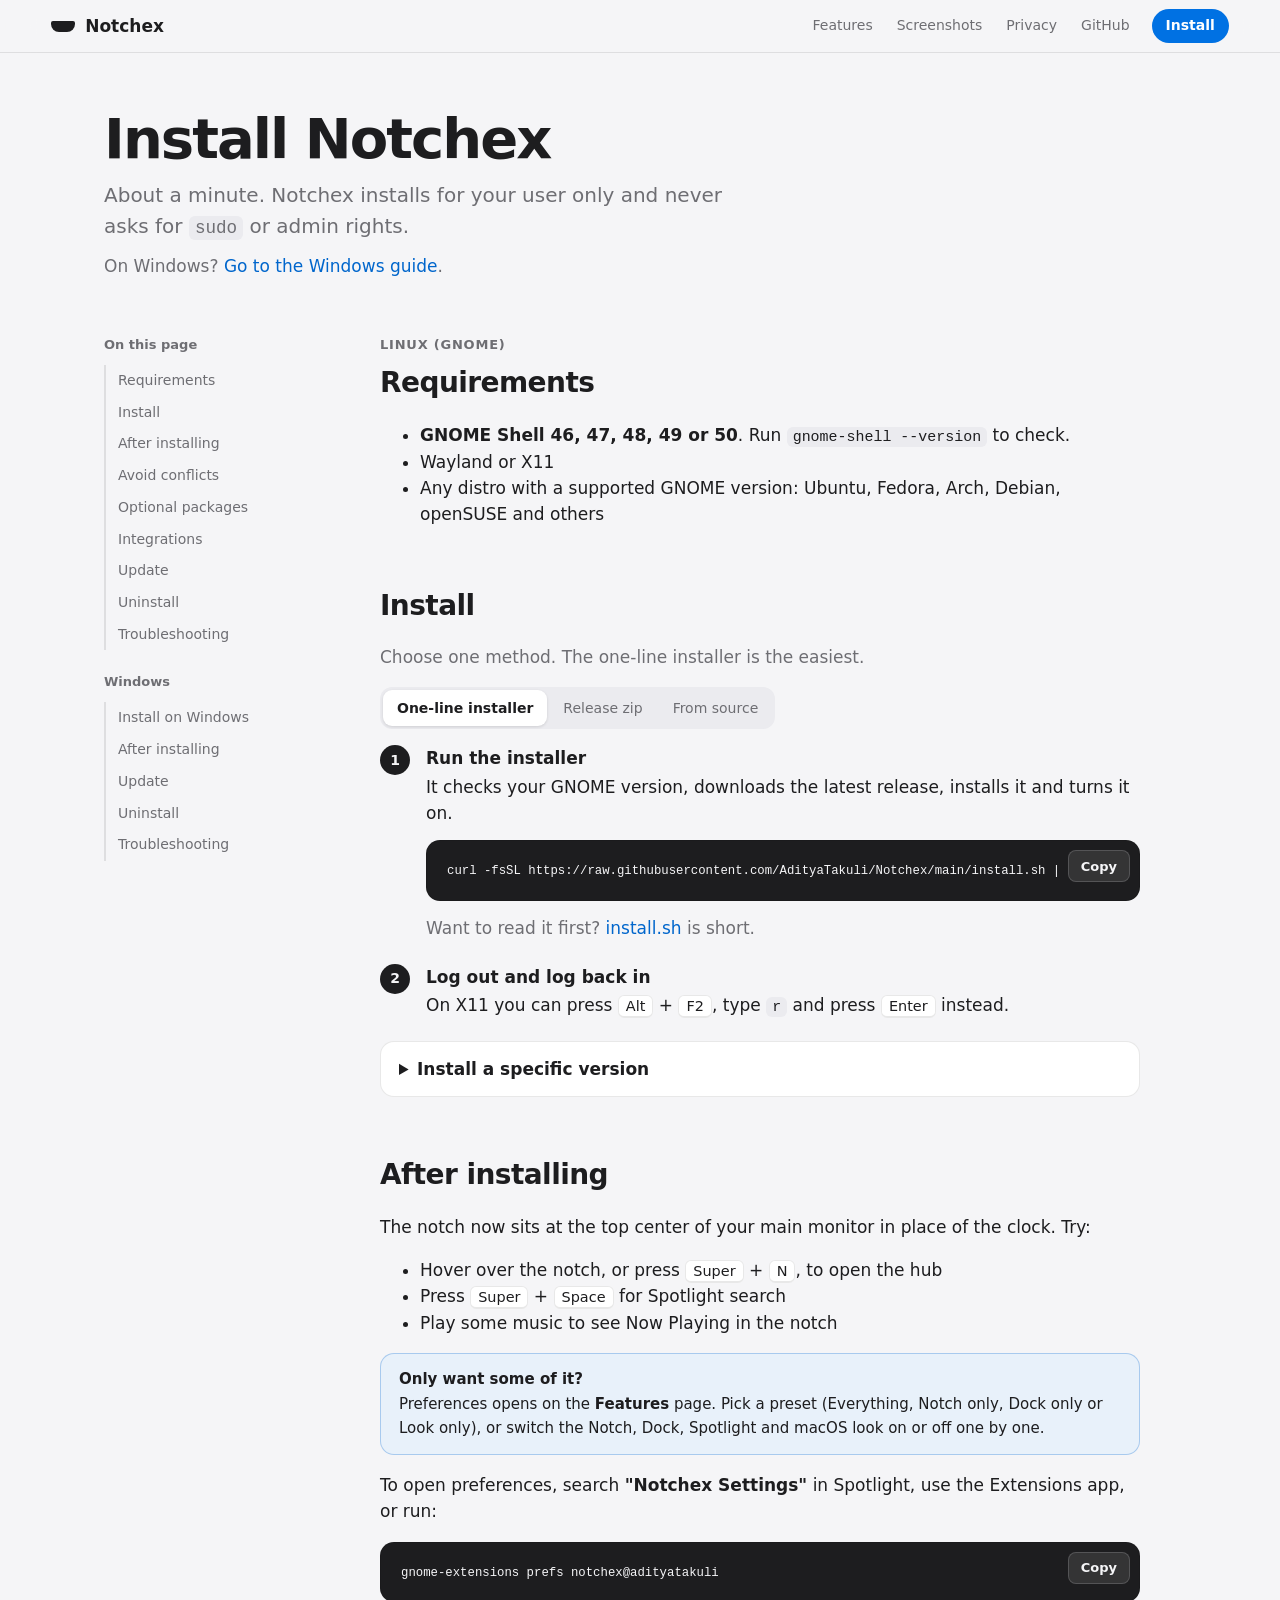
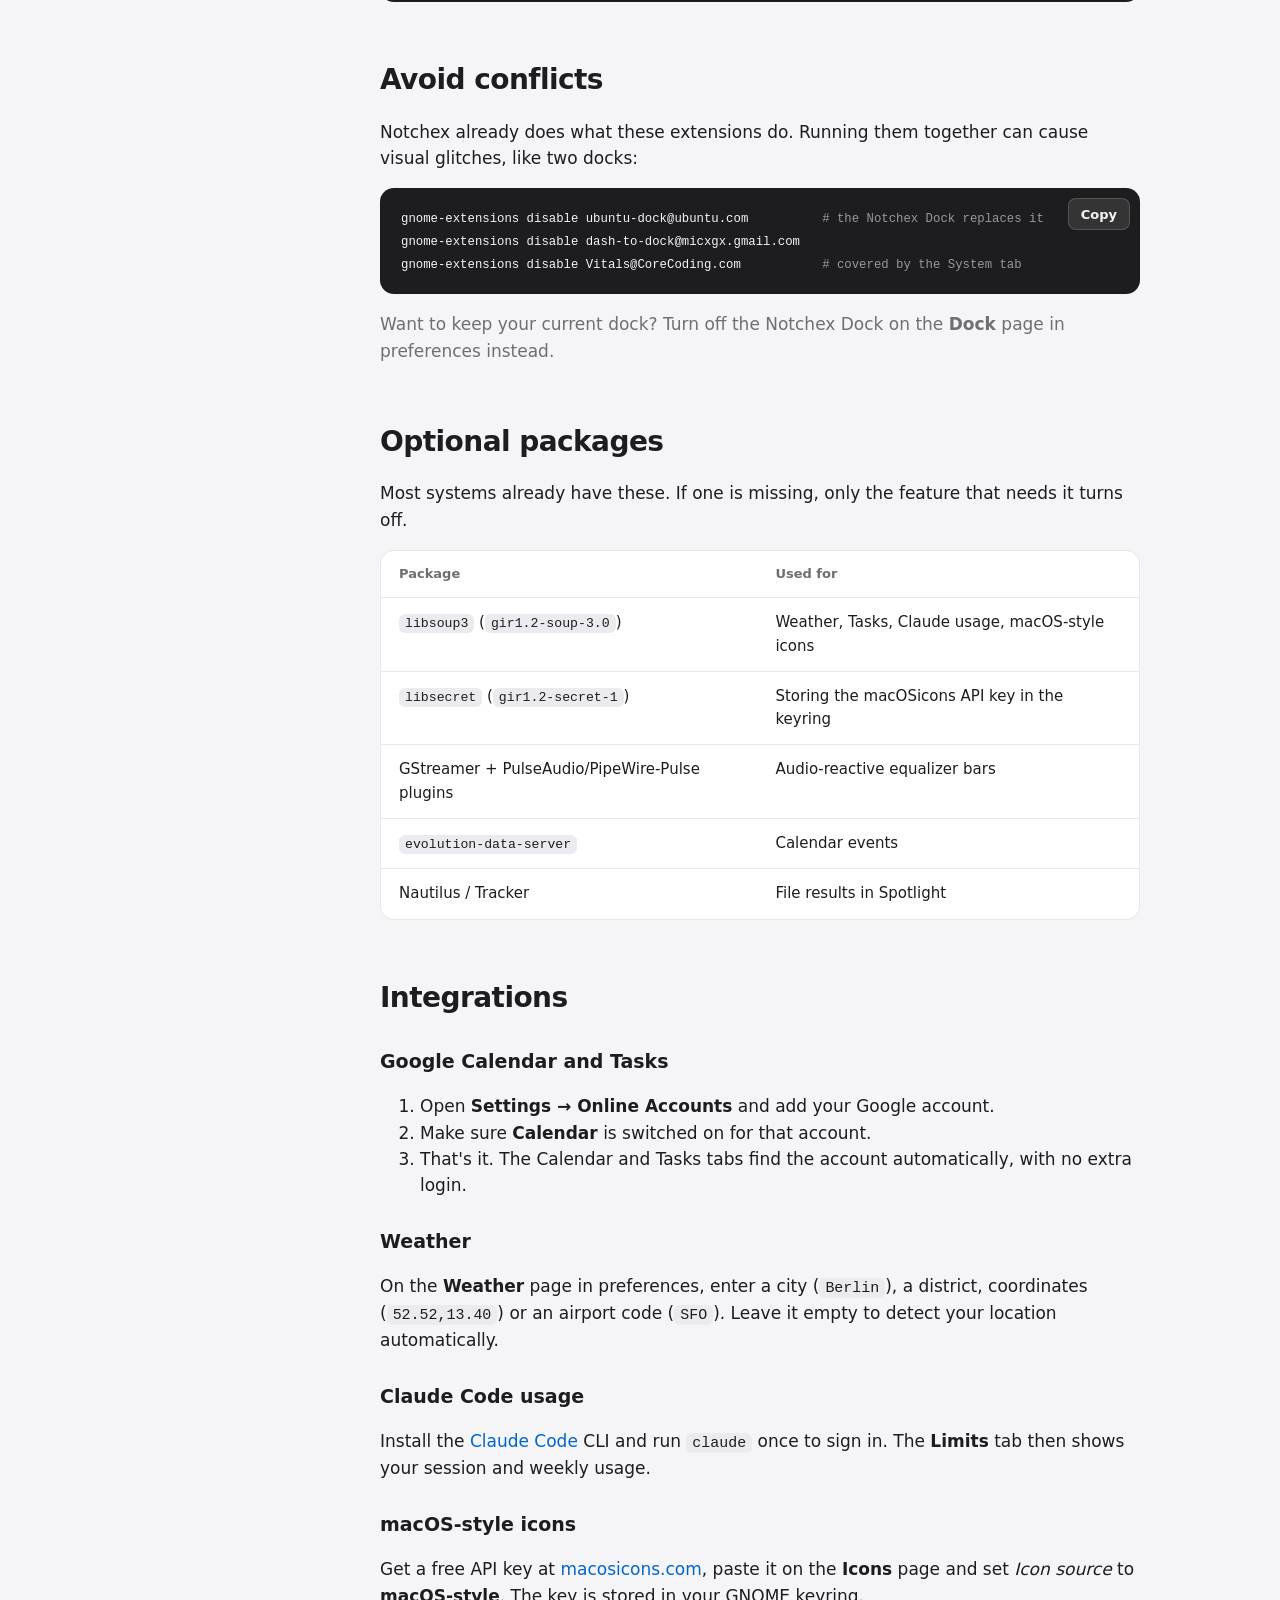
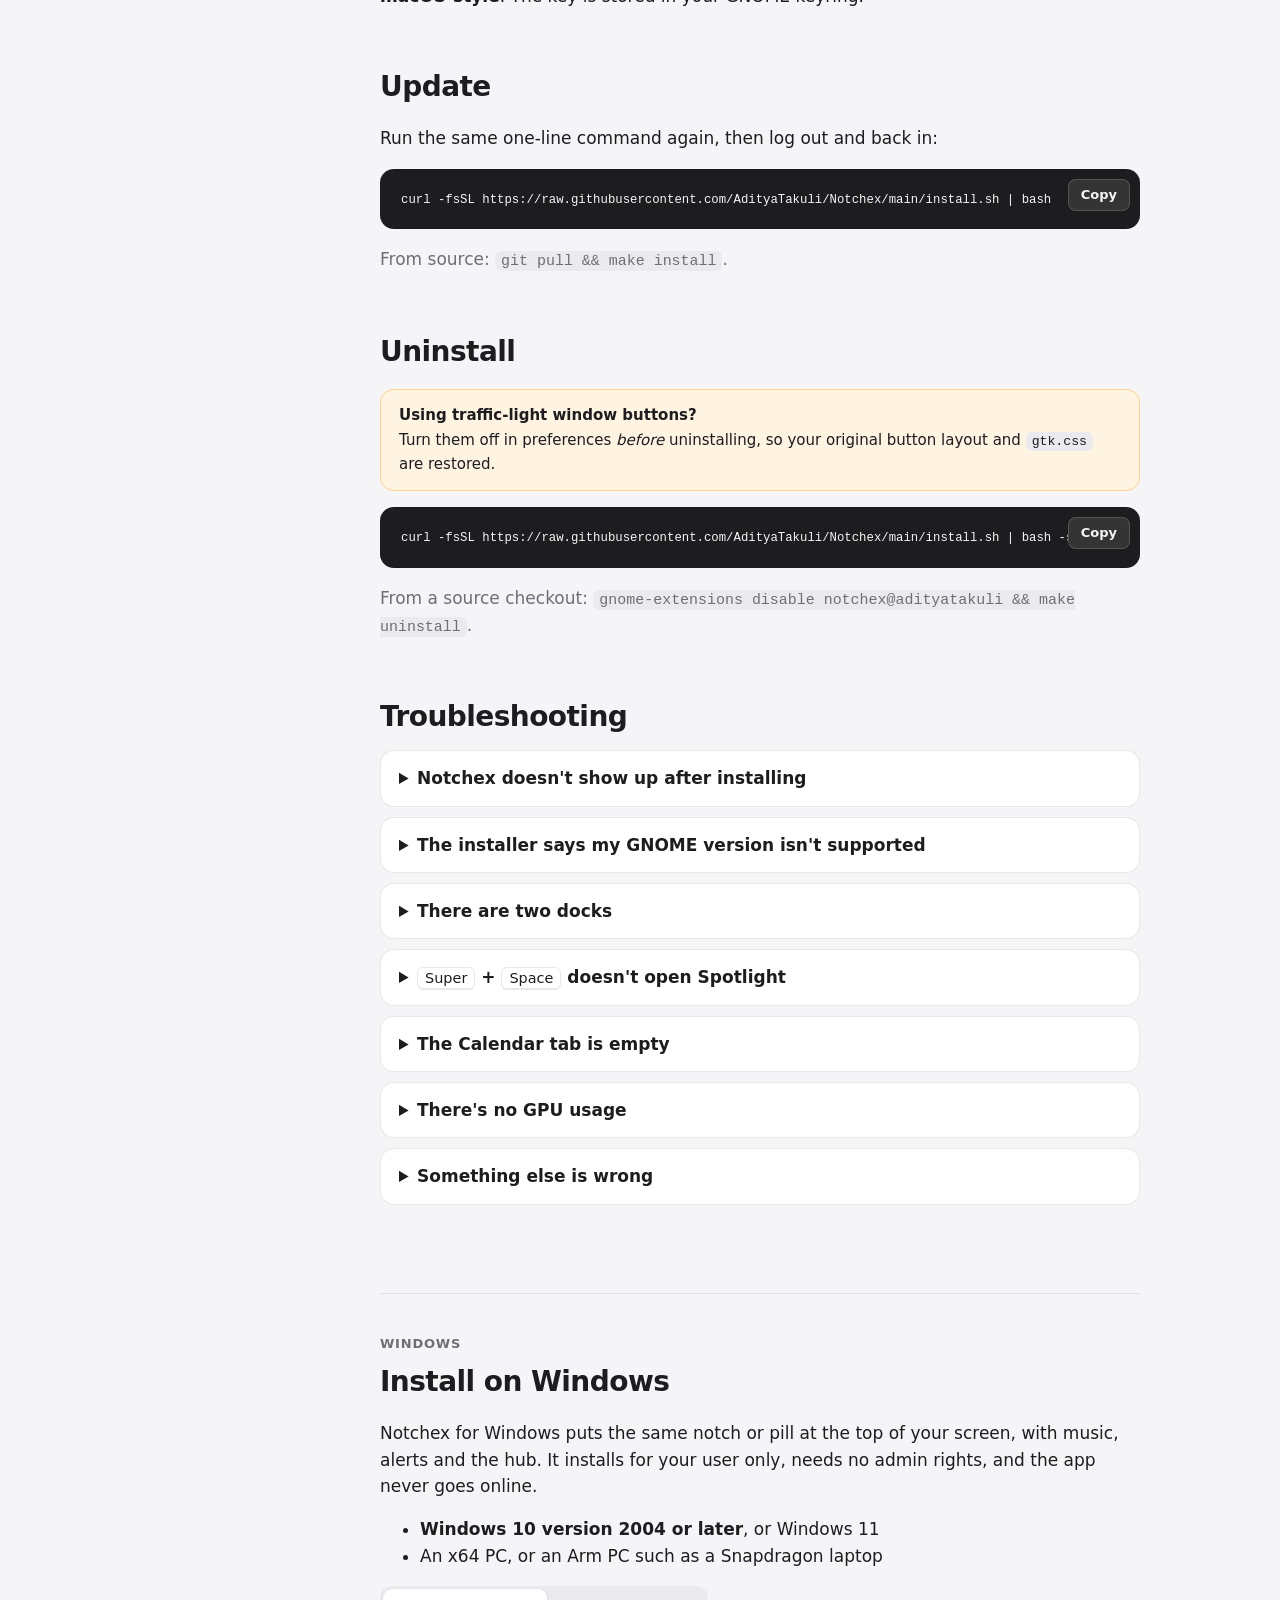
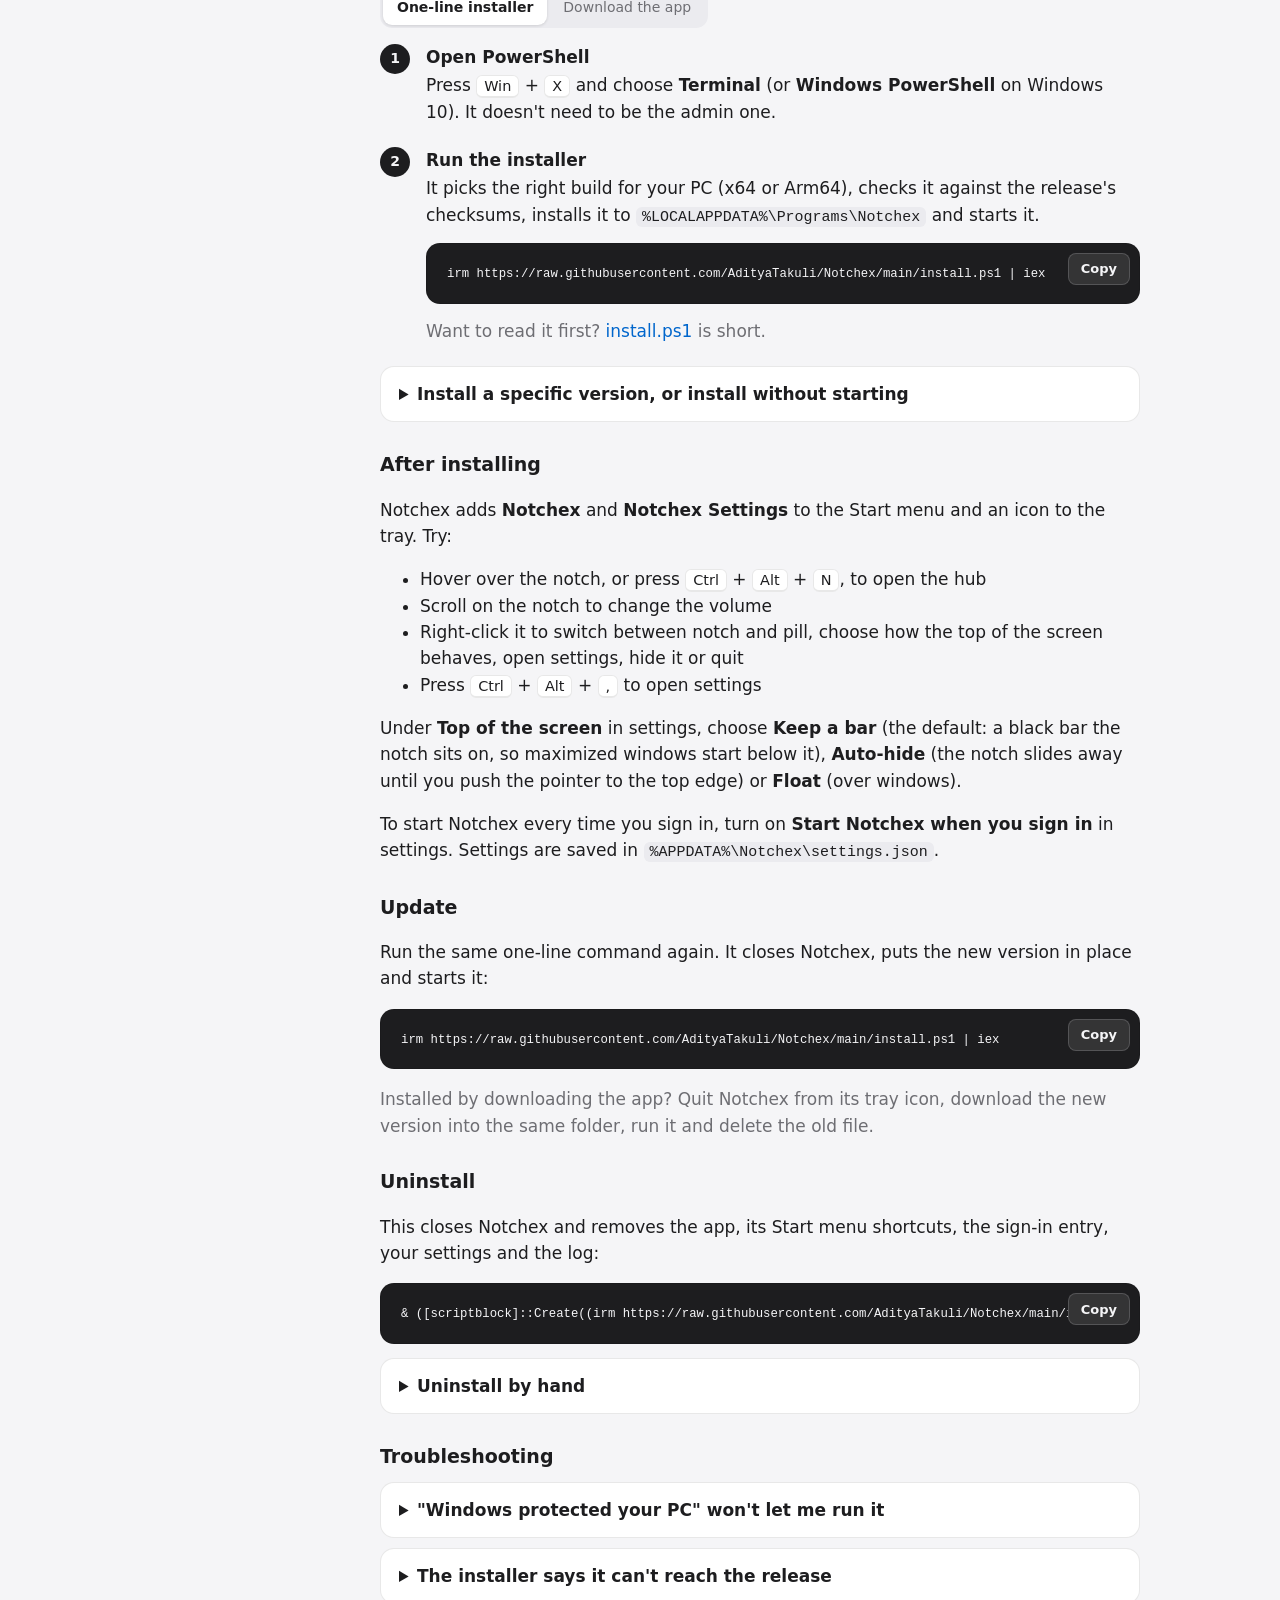
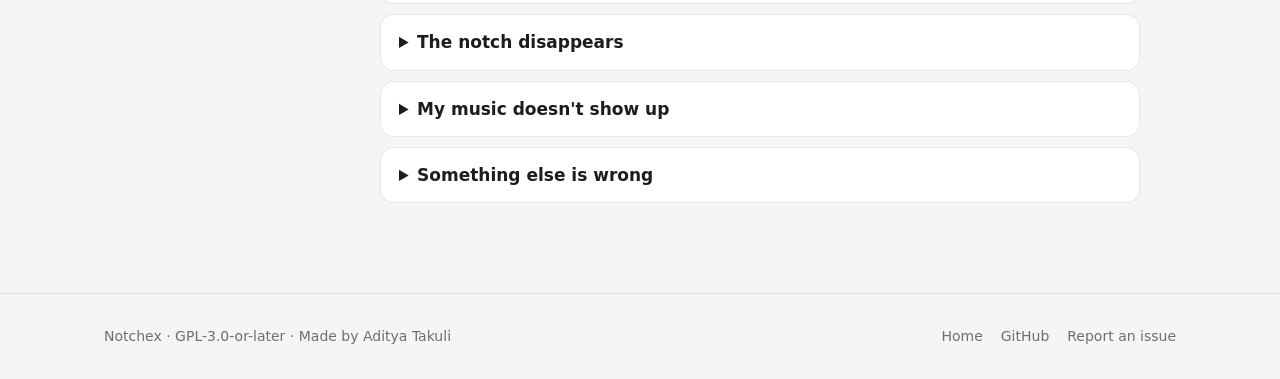
<file: docs/install.html>
<!doctype html>
<html lang="en">
<head>
    <meta charset="utf-8">
    <meta name="viewport" content="width=device-width, initial-scale=1">
    <meta http-equiv="Content-Security-Policy" content="default-src 'self'; script-src 'self'; style-src 'self'; img-src 'self' data:; connect-src 'none'; object-src 'none'; base-uri 'self'; form-action 'none'; upgrade-insecure-requests">
    <meta name="referrer" content="strict-origin-when-cross-origin">
    <title>Install Notchex</title>
    <meta name="description" content="How to install, update and uninstall Notchex, the working notch for GNOME Shell 46–50 and Windows 10 and 11.">
    <meta name="theme-color" content="#f5f5f7" media="(prefers-color-scheme: light)">
    <meta name="theme-color" content="#0b0b0d" media="(prefers-color-scheme: dark)">
    <link rel="icon" href="data:image/svg+xml,%3Csvg xmlns='http://www.w3.org/2000/svg' viewBox='0 0 32 32'%3E%3Cpath d='M3 10h26v4a8 8 0 0 1-8 8H11a8 8 0 0 1-8-8z' fill='%23000'/%3E%3C/svg%3E">
    <link rel="stylesheet" href="style.css">
</head>
<body>

<a class="skip" href="#main">Skip to content</a>

<header class="site-header">
    <div class="wrap">
        <a class="brand" href="./"><span class="brand-mark" aria-hidden="true"></span>Notchex</a>
        <nav class="nav" aria-label="Main">
            <a class="hide-sm" href="./#features">Features</a>
            <a class="hide-sm" href="./#screenshots">Screenshots</a>
            <a class="hide-sm" href="./#privacy">Privacy</a>
            <a href="https://github.com/AdityaTakuli/Notchex">GitHub</a>
            <a class="nav-cta" href="install.html" aria-current="page">Install</a>
        </nav>
    </div>
</header>

<main class="wrap" id="main">

<div class="page-hero">
    <h1>Install Notchex</h1>
    <p>About a minute. Notchex installs for your user only and never asks for <code>sudo</code> or admin rights.</p>
    <p class="os-jump">On Windows? <a href="#windows">Go to the Windows guide</a>.</p>
</div>

<div class="docs">
    <nav class="toc" aria-label="On this page">
        <b>On this page</b>
        <a href="#requirements">Requirements</a>
        <a href="#install">Install</a>
        <a href="#after">After installing</a>
        <a href="#conflicts">Avoid conflicts</a>
        <a href="#optional">Optional packages</a>
        <a href="#integrations">Integrations</a>
        <a href="#update">Update</a>
        <a href="#uninstall">Uninstall</a>
        <a href="#troubleshooting">Troubleshooting</a>
        <b class="toc-group">Windows</b>
        <a href="#windows">Install on Windows</a>
        <a href="#win-after">After installing</a>
        <a href="#win-update">Update</a>
        <a href="#win-uninstall">Uninstall</a>
        <a href="#win-troubleshooting">Troubleshooting</a>
    </nav>

    <article class="doc">

        <p class="os-label">Linux (GNOME)</p>
        <h2 id="requirements">Requirements</h2>
        <ul>
            <li><b>GNOME Shell 46, 47, 48, 49 or 50</b>. Run <code>gnome-shell --version</code> to check.</li>
            <li>Wayland or X11</li>
            <li>Any distro with a supported GNOME version: Ubuntu, Fedora, Arch, Debian, openSUSE and others</li>
        </ul>

        <h2 id="install">Install</h2>
        <p class="muted">Choose one method. The one-line installer is the easiest.</p>

        <div class="method-tabs" role="tablist" aria-label="Install method">
            <button role="tab" aria-selected="true" aria-controls="m-oneline" id="t-oneline">One-line installer</button>
            <button role="tab" aria-selected="false" aria-controls="m-zip" id="t-zip">Release zip</button>
            <button role="tab" aria-selected="false" aria-controls="m-source" id="t-source">From source</button>
        </div>

        <div class="method-panel" id="m-oneline" role="tabpanel" aria-labelledby="t-oneline">
            <ol class="steps">
                <li>
                    <b>Run the installer</b>
                    It checks your GNOME version, downloads the latest release, installs it and turns it on.
                    <div class="code"><pre><code>curl -fsSL https://raw.githubusercontent.com/AdityaTakuli/Notchex/main/install.sh | bash</code></pre></div>
                    <span class="muted">Want to read it first? <a href="https://github.com/AdityaTakuli/Notchex/blob/main/install.sh">install.sh</a> is short.</span>
                </li>
                <li>
                    <b>Log out and log back in</b>
                    On X11 you can press <kbd>Alt</kbd> + <kbd>F2</kbd>, type <code>r</code> and press <kbd>Enter</kbd> instead.
                </li>
            </ol>
            <details>
                <summary>Install a specific version</summary>
                <div class="code"><pre><code>curl -fsSL https://raw.githubusercontent.com/AdityaTakuli/Notchex/main/install.sh | bash -s -- --version v2.0.0</code></pre></div>
                <p class="muted">Other options: <code>--zip FILE</code> installs from a local zip, and <code>--no-enable</code> installs without turning it on.</p>
            </details>
        </div>

        <div class="method-panel" id="m-zip" role="tabpanel" aria-labelledby="t-zip" hidden>
            <ol class="steps">
                <li>
                    <b>Download the zip</b>
                    Get <code>notchex@adityatakuli.shell-extension.zip</code> from the
                    <a href="https://github.com/AdityaTakuli/Notchex/releases/latest">latest release</a>.
                </li>
                <li>
                    <b>Install it</b>
                    <div class="code"><pre><code>gnome-extensions install --force notchex@adityatakuli.shell-extension.zip</code></pre></div>
                </li>
                <li>
                    <b>Log out and back in, then turn it on</b>
                    <div class="code"><pre><code>gnome-extensions enable notchex@adityatakuli</code></pre></div>
                </li>
            </ol>
        </div>

        <div class="method-panel" id="m-source" role="tabpanel" aria-labelledby="t-source" hidden>
            <ol class="steps">
                <li>
                    <b>Clone and install</b>
                    You need <code>git</code>, <code>make</code> and <code>glib-compile-schemas</code> (part of GLib).
                    <div class="code"><pre><code>git clone https://github.com/AdityaTakuli/Notchex.git
cd Notchex
make install</code></pre></div>
                </li>
                <li>
                    <b>Log out and back in, then turn it on</b>
                    <div class="code"><pre><code>gnome-extensions enable notchex@adityatakuli</code></pre></div>
                </li>
            </ol>
        </div>

        <h2 id="after">After installing</h2>
        <p>The notch now sits at the top center of your main monitor in place of the clock. Try:</p>
        <ul>
            <li>Hover over the notch, or press <kbd>Super</kbd> + <kbd>N</kbd>, to open the hub</li>
            <li>Press <kbd>Super</kbd> + <kbd>Space</kbd> for Spotlight search</li>
            <li>Play some music to see Now Playing in the notch</li>
        </ul>
        <div class="note">
            <b>Only want some of it?</b>
            Preferences opens on the <b>Features</b> page. Pick a preset (Everything, Notch only, Dock only or Look only), or switch the Notch, Dock, Spotlight and macOS look on or off one by one.
        </div>
        <p>To open preferences, search <b>"Notchex Settings"</b> in Spotlight, use the Extensions app, or run:</p>
        <div class="code"><pre><code>gnome-extensions prefs notchex@adityatakuli</code></pre></div>

        <h2 id="conflicts">Avoid conflicts</h2>
        <p>Notchex already does what these extensions do. Running them together can cause visual glitches, like two docks:</p>
        <div class="code"><pre><code>gnome-extensions disable ubuntu-dock@ubuntu.com          <span class="comment"># the Notchex Dock replaces it</span>
gnome-extensions disable dash-to-dock@micxgx.gmail.com
gnome-extensions disable Vitals@CoreCoding.com           <span class="comment"># covered by the System tab</span></code></pre></div>
        <p class="muted">Want to keep your current dock? Turn off the Notchex Dock on the <b>Dock</b> page in preferences instead.</p>

        <h2 id="optional">Optional packages</h2>
        <p>Most systems already have these. If one is missing, only the feature that needs it turns off.</p>
        <div class="table-wrap">
            <table>
                <thead><tr><th scope="col">Package</th><th scope="col">Used for</th></tr></thead>
                <tbody>
                    <tr><td><code>libsoup3</code> (<code>gir1.2-soup-3.0</code>)</td><td>Weather, Tasks, Claude usage, macOS-style icons</td></tr>
                    <tr><td><code>libsecret</code> (<code>gir1.2-secret-1</code>)</td><td>Storing the macOSicons API key in the keyring</td></tr>
                    <tr><td>GStreamer + PulseAudio/PipeWire-Pulse plugins</td><td>Audio-reactive equalizer bars</td></tr>
                    <tr><td><code>evolution-data-server</code></td><td>Calendar events</td></tr>
                    <tr><td>Nautilus / Tracker</td><td>File results in Spotlight</td></tr>
                </tbody>
            </table>
        </div>

        <h2 id="integrations">Integrations</h2>

        <h3>Google Calendar and Tasks</h3>
        <ol>
            <li>Open <b>Settings → Online Accounts</b> and add your Google account.</li>
            <li>Make sure <b>Calendar</b> is switched on for that account.</li>
            <li>That's it. The Calendar and Tasks tabs find the account automatically, with no extra login.</li>
        </ol>

        <h3>Weather</h3>
        <p>On the <b>Weather</b> page in preferences, enter a city (<code>Berlin</code>), a district, coordinates (<code>52.52,13.40</code>) or an airport code (<code>SFO</code>). Leave it empty to detect your location automatically.</p>

        <h3>Claude Code usage</h3>
        <p>Install the <a href="https://docs.claude.com/en/docs/claude-code">Claude Code</a> CLI and run <code>claude</code> once to sign in. The <b>Limits</b> tab then shows your session and weekly usage.</p>

        <h3>macOS-style icons</h3>
        <p>Get a free API key at <a href="https://macosicons.com">macosicons.com</a>, paste it on the <b>Icons</b> page and set <i>Icon source</i> to <b>macOS-style</b>. The key is stored in your GNOME keyring.</p>

        <h2 id="update">Update</h2>
        <p>Run the same one-line command again, then log out and back in:</p>
        <div class="code"><pre><code>curl -fsSL https://raw.githubusercontent.com/AdityaTakuli/Notchex/main/install.sh | bash</code></pre></div>
        <p class="muted">From source: <code>git pull &amp;&amp; make install</code>.</p>

        <h2 id="uninstall">Uninstall</h2>
        <div class="note warn">
            <b>Using traffic-light window buttons?</b>
            Turn them off in preferences <i>before</i> uninstalling, so your original button layout and <code>gtk.css</code> are restored.
        </div>
        <div class="code"><pre><code>curl -fsSL https://raw.githubusercontent.com/AdityaTakuli/Notchex/main/install.sh | bash -s -- --uninstall</code></pre></div>
        <p class="muted">From a source checkout: <code>gnome-extensions disable notchex@adityatakuli &amp;&amp; make uninstall</code>.</p>

        <h2 id="troubleshooting">Troubleshooting</h2>

        <details>
            <summary>Notchex doesn't show up after installing</summary>
            <p>On Wayland you have to log out and back in. Then check that GNOME sees it:</p>
            <div class="code"><pre><code>gnome-extensions list | grep notchex</code></pre></div>
        </details>

        <details>
            <summary>The installer says my GNOME version isn't supported</summary>
            <p>Notchex supports GNOME Shell 46 to 50. Check yours with <code>gnome-shell --version</code>. Older releases such as Ubuntu 22.04 (GNOME 42) aren't supported.</p>
        </details>

        <details>
            <summary>There are two docks</summary>
            <p>Disable Ubuntu Dock or Dash to Dock (see <a href="#conflicts">Avoid conflicts</a>), or turn off the Notchex Dock on the <b>Dock</b> page.</p>
        </details>

        <details>
            <summary><kbd>Super</kbd> + <kbd>Space</kbd> doesn't open Spotlight</summary>
            <p>If you have more than one keyboard layout, GNOME uses that shortcut to switch layouts. Pick a different Spotlight shortcut on the <b>Search</b> page.</p>
        </details>

        <details>
            <summary>The Calendar tab is empty</summary>
            <p>Make sure the Google account in Online Accounts has <i>Calendar</i> switched on. If it's still empty, log out and back in.</p>
        </details>

        <details>
            <summary>There's no GPU usage</summary>
            <p>GPU usage appears only on drivers that report it (AMD and some Intel). NVIDIA isn't shown, because reading it would mean running <code>nvidia-smi</code> every second.</p>
        </details>

        <details>
            <summary>Something else is wrong</summary>
            <p>Watch the logs while you reproduce the problem, then <a href="https://github.com/AdityaTakuli/Notchex/issues">open an issue</a> and paste the output:</p>
            <div class="code"><pre><code>journalctl -f -o cat /usr/bin/gnome-shell</code></pre></div>
        </details>

        <!-- ============ Windows ============ -->
        <p class="os-label os-label-break">Windows</p>
        <h2 id="windows">Install on Windows</h2>
        <p>Notchex for Windows puts the same notch or pill at the top of your screen, with music, alerts and the hub. It installs for your user only, needs no admin rights, and the app never goes online.</p>
        <ul>
            <li><b>Windows 10 version 2004 or later</b>, or Windows 11</li>
            <li>An x64 PC, or an Arm PC such as a Snapdragon laptop</li>
        </ul>

        <div class="method-tabs" role="tablist" aria-label="Windows install method">
            <button role="tab" aria-selected="true" aria-controls="m-win-oneline" id="t-win-oneline">One-line installer</button>
            <button role="tab" aria-selected="false" aria-controls="m-win-exe" id="t-win-exe">Download the app</button>
        </div>

        <div class="method-panel" id="m-win-oneline" role="tabpanel" aria-labelledby="t-win-oneline">
            <ol class="steps">
                <li>
                    <b>Open PowerShell</b>
                    <span>Press <kbd>Win</kbd> + <kbd>X</kbd> and choose <b>Terminal</b> (or <b>Windows PowerShell</b> on Windows 10). It doesn't need to be the admin one.</span>
                </li>
                <li>
                    <b>Run the installer</b>
                    It picks the right build for your PC (x64 or Arm64), checks it against the release's checksums, installs it to <code>%LOCALAPPDATA%\Programs\Notchex</code> and starts it.
                    <div class="code"><pre><code>irm https://raw.githubusercontent.com/AdityaTakuli/Notchex/main/install.ps1 | iex</code></pre></div>
                    <span class="muted">Want to read it first? <a href="https://github.com/AdityaTakuli/Notchex/blob/main/install.ps1">install.ps1</a> is short.</span>
                </li>
            </ol>
            <details>
                <summary>Install a specific version, or install without starting</summary>
                <div class="code"><pre><code>&amp; ([scriptblock]::Create((irm https://raw.githubusercontent.com/AdityaTakuli/Notchex/main/install.ps1))) -Version v3.0.0</code></pre></div>
                <p class="muted"><code>-NoStart</code> installs without starting Notchex.</p>
            </details>
        </div>

        <div class="method-panel" id="m-win-exe" role="tabpanel" aria-labelledby="t-win-exe" hidden>
            <ol class="steps">
                <li>
                    <b>Download the app</b>
                    From the <a href="https://github.com/AdityaTakuli/Notchex/releases/latest">latest release</a>, get <code>Notchex-…-win-x64.exe</code>. On an Arm PC, get <code>Notchex-…-win-arm64.exe</code>.
                    <span class="muted">Not sure which you have? Open <b>Settings → System → About</b> and look at <i>System type</i>.</span>
                </li>
                <li>
                    <b>Give it a permanent folder</b>
                    Move the file somewhere it can stay, such as <code>Documents\Notchex</code>. The Start menu shortcuts and the sign-in entry point to it.
                </li>
                <li>
                    <b>Run it</b>
                    <span>The app isn't signed yet, so Windows may say <i>"Windows protected your PC"</i>. Click <b>More info</b>, then <b>Run anyway</b>.</span>
                </li>
            </ol>
            <details>
                <summary>Check the download</summary>
                <p>Each release has a <code>SHA256SUMS</code> file. In PowerShell, in the folder with the app, run this and compare the result with the matching line in <code>SHA256SUMS</code>:</p>
                <div class="code"><pre><code>Get-FileHash .\Notchex-3.1.0-win-x64.exe</code></pre></div>
            </details>
        </div>

        <h3 id="win-after">After installing</h3>
        <p>Notchex adds <b>Notchex</b> and <b>Notchex Settings</b> to the Start menu and an icon to the tray. Try:</p>
        <ul>
            <li>Hover over the notch, or press <kbd>Ctrl</kbd> + <kbd>Alt</kbd> + <kbd>N</kbd>, to open the hub</li>
            <li>Scroll on the notch to change the volume</li>
            <li>Right-click it to switch between notch and pill, choose how the top of the screen behaves, open settings, hide it or quit</li>
            <li>Press <kbd>Ctrl</kbd> + <kbd>Alt</kbd> + <kbd>,</kbd> to open settings</li>
        </ul>
        <p>Under <b>Top of the screen</b> in settings, choose <b>Keep a bar</b> (the default: a black bar the notch sits on, so maximized windows start below it), <b>Auto-hide</b> (the notch slides away until you push the pointer to the top edge) or <b>Float</b> (over windows).</p>
        <p>To start Notchex every time you sign in, turn on <b>Start Notchex when you sign in</b> in settings. Settings are saved in <code>%APPDATA%\Notchex\settings.json</code>.</p>

        <h3 id="win-update">Update</h3>
        <p>Run the same one-line command again. It closes Notchex, puts the new version in place and starts it:</p>
        <div class="code"><pre><code>irm https://raw.githubusercontent.com/AdityaTakuli/Notchex/main/install.ps1 | iex</code></pre></div>
        <p class="muted">Installed by downloading the app? Quit Notchex from its tray icon, download the new version into the same folder, run it and delete the old file.</p>

        <h3 id="win-uninstall">Uninstall</h3>
        <p>This closes Notchex and removes the app, its Start menu shortcuts, the sign-in entry, your settings and the log:</p>
        <div class="code"><pre><code>&amp; ([scriptblock]::Create((irm https://raw.githubusercontent.com/AdityaTakuli/Notchex/main/install.ps1))) -Uninstall</code></pre></div>
        <details>
            <summary>Uninstall by hand</summary>
            <ol>
                <li>In settings, turn off <b>Start Notchex when you sign in</b>.</li>
                <li>Quit Notchex from its tray icon.</li>
                <li>Delete the app file and these folders. You can paste each path into File Explorer's address bar:
                    <div class="code"><pre><code>%LOCALAPPDATA%\Programs\Notchex
%APPDATA%\Microsoft\Windows\Start Menu\Programs\Notchex
%APPDATA%\Notchex
%LOCALAPPDATA%\Notchex</code></pre></div>
                </li>
            </ol>
            <p class="muted">Already deleted the app? Remove the <code>Notchex</code> value under <code>HKCU\Software\Microsoft\Windows\CurrentVersion\Run</code> in Registry Editor.</p>
        </details>

        <h3 id="win-troubleshooting">Troubleshooting</h3>

        <details>
            <summary>"Windows protected your PC" won't let me run it</summary>
            <p>Click <b>More info</b>, then <b>Run anyway</b>. If there's no <b>Run anyway</b> button, your organization may block unsigned apps.</p>
        </details>

        <details>
            <summary>The installer says it can't reach the release</summary>
            <p>Check your internet connection. On a work PC, a proxy or firewall may block GitHub; in that case use <b>Download the app</b> above instead.</p>
        </details>

        <details>
            <summary>The notch disappears</summary>
            <p>It hides itself while a game, video or presentation is full screen, and comes back afterwards. If you hid it from the menu, choose <b>Show Notch</b> on the tray icon.</p>
        </details>

        <details>
            <summary>My music doesn't show up</summary>
            <p>Notchex shows whatever appears in Windows' own media controls (the box that pops up when you press a media key). Spotify, browsers, Media Player and VLC all work. If your player isn't there, Notchex can't see it either.</p>
        </details>

        <details>
            <summary>Something else is wrong</summary>
            <p><a href="https://github.com/AdityaTakuli/Notchex/issues">Open an issue</a> and attach <code>%LOCALAPPDATA%\Notchex\notchex.log</code>. It holds error details only, never song titles.</p>
        </details>

    </article>
</div>

</main>

<footer class="site-footer">
    <div class="wrap">
        <span>Notchex · GPL-3.0-or-later · Made by <a href="https://github.com/AdityaTakuli">Aditya Takuli</a></span>
        <span class="footer-links">
            <a href="./">Home</a>
            <a href="https://github.com/AdityaTakuli/Notchex">GitHub</a>
            <a href="https://github.com/AdityaTakuli/Notchex/issues">Report an issue</a>
        </span>
    </div>
</footer>

<script src="site.js"></script>
</body>
</html>
</file>
<file: docs/style.css>
/* Notchex site — plain CSS, no build step. */

:root {
    color-scheme: light dark;

    /* surfaces */
    --bg: #f5f5f7;
    --bg-elev: #ffffff;
    --bg-sunken: #ebebef;
    --border: rgba(0, 0, 0, 0.09);

    /* content: --text 16.0:1, --text-dim 4.66:1 on --bg */
    --text: #1d1d1f;
    --text-dim: #6e6e73;

    /* accent: links 5.11:1 on --bg; white on --accent-fill 4.70:1 */
    --accent: #0066cc;
    --accent-fill: #0071e3;
    --accent-fill-hover: #0077ed;
    --focus: #0071e3;

    /* the notch is always black, in both appearances */
    --notch: #000000;
    --notch-text: #ffffff;
    --notch-dim: #8e8e93;   /* 6.44:1 on black */
    --notch-sub: #aeaeb2;   /* 9.50:1 on black */

    --code-bg: #1d1d1f;
    --code-text: #f5f5f7;

    --shadow: 0 1px 2px rgba(0, 0, 0, 0.04), 0 8px 24px rgba(0, 0, 0, 0.06);
    --radius: 18px;
    --max: 1120px;
    --ease: cubic-bezier(0.32, 0.72, 0, 1);
    --font: -apple-system, BlinkMacSystemFont, "Inter", system-ui, "Segoe UI", "Cantarell", Roboto, sans-serif;
    --mono: ui-monospace, "SF Mono", "JetBrains Mono", "Cascadia Code", "Fira Code", monospace;
}

@media (prefers-color-scheme: dark) {
    :root {
        --bg: #0b0b0d;
        --bg-elev: #161618;
        --bg-sunken: #1f1f22;
        --border: rgba(255, 255, 255, 0.1);
        --text: #f5f5f7;
        --text-dim: #a1a1a6;    /* 7.6:1 on --bg */
        --accent: #2997ff;      /* 6.52:1 on --bg */
        --focus: #2997ff;
        --code-bg: #1f1f22;
        --shadow: 0 1px 2px rgba(0, 0, 0, 0.3), 0 8px 24px rgba(0, 0, 0, 0.35);
    }
}

@media (prefers-contrast: more) {
    :root { --text-dim: var(--text); --border: rgba(127, 127, 127, 0.6); }
}

*, *::before, *::after { box-sizing: border-box; }

html { scroll-behavior: smooth; -webkit-text-size-adjust: 100%; scroll-padding-top: 72px; }
@media (prefers-reduced-motion: reduce) { html { scroll-behavior: auto; } }

body {
    margin: 0;
    background: var(--bg);
    color: var(--text);
    font-family: var(--font);
    font-size: 17px;
    line-height: 1.55;
    -webkit-font-smoothing: antialiased;
}

a { color: var(--accent); text-decoration: none; }
a:hover { text-decoration: underline; }

:focus-visible { outline: 3px solid var(--focus); outline-offset: 3px; border-radius: 6px; }

img { max-width: 100%; display: block; }

.wrap { max-width: var(--max); margin: 0 auto; padding: 0 24px; }

.sr-only {
    position: absolute; width: 1px; height: 1px; margin: -1px; padding: 0;
    overflow: hidden; clip: rect(0 0 0 0); white-space: nowrap; border: 0;
}

.skip {
    position: absolute; left: 16px; top: -100px; z-index: 20;
    background: var(--bg-elev); color: var(--text); padding: 8px 14px; border-radius: 10px;
    box-shadow: var(--shadow);
}
.skip:focus { top: 10px; }

@media (max-width: 600px) {
    .wrap { padding: 0 16px; }
}

/* ---------- Header ---------- */

.site-header {
    position: sticky;
    top: 0;
    z-index: 10;
    background: color-mix(in srgb, var(--bg) 80%, transparent);
    backdrop-filter: saturate(180%) blur(18px);
    -webkit-backdrop-filter: saturate(180%) blur(18px);
    border-bottom: 1px solid var(--border);
}
@media (prefers-reduced-transparency: reduce) {
    .site-header { background: var(--bg); backdrop-filter: none; -webkit-backdrop-filter: none; }
}

.site-header .wrap {
    display: flex;
    align-items: center;
    justify-content: space-between;
    height: 52px;
    gap: 16px;
}

.brand {
    display: flex;
    align-items: center;
    gap: 10px;
    font-weight: 700;
    font-size: 17px;
    color: var(--text);
}
.brand:hover { text-decoration: none; }

/* the brand mark is the notch: flat top, round bottom */
.brand-mark {
    width: 24px;
    height: 11px;
    border-radius: 2px 2px 8px 8px;
    background: var(--text);
}

.nav { display: flex; align-items: center; gap: 4px; font-size: 14px; }
.nav a { color: var(--text-dim); padding: 8px 10px; border-radius: 8px; }
.nav a:hover, .nav a[aria-current="page"] { color: var(--text); text-decoration: none; }
.nav .nav-cta {
    color: #fff;
    background: var(--accent-fill);
    padding: 6px 14px;
    border-radius: 999px;
    font-weight: 600;
    margin-left: 8px;
}
.nav .nav-cta:hover, .nav .nav-cta[aria-current="page"] { color: #fff; }
.nav .nav-cta:hover { background: var(--accent-fill-hover); }

@media (max-width: 600px) {
    .nav .hide-sm { display: none; }
}

/* ---------- Buttons ---------- */

.btn {
    display: inline-flex;
    align-items: center;
    justify-content: center;
    gap: 8px;
    min-height: 44px;
    padding: 11px 22px;
    border-radius: 999px;
    font-weight: 600;
    font-size: 16px;
    border: 1px solid transparent;
    transition: background-color 0.15s ease, border-color 0.15s ease;
}
.btn:hover { text-decoration: none; }
.btn-primary { background: var(--accent-fill); color: #fff; }
.btn-primary:hover { background: var(--accent-fill-hover); }
.btn-secondary { background: transparent; color: var(--accent); border-color: currentColor; }
.btn-secondary:hover { background: color-mix(in srgb, var(--accent) 8%, transparent); }

/* ---------- Hero ---------- */

.hero { padding: 64px 0 24px; text-align: center; }

.eyebrow {
    display: inline-flex;
    align-items: center;
    gap: 8px;
    font-size: 14px;
    font-weight: 500;
    color: var(--text);
    background: var(--bg-elev);
    border: 1px solid var(--border);
    padding: 6px 14px;
    border-radius: 999px;
    margin-bottom: 24px;
}
.eyebrow:hover { text-decoration: none; border-color: color-mix(in srgb, var(--text) 25%, transparent); }
.eyebrow b { color: var(--accent); font-weight: 600; }
.eyebrow .chev { color: var(--text-dim); }

.hero h1, .section-head h2, .final h2, .hero .lede, .section-head p { text-wrap: balance; }

.hero h1 {
    font-size: clamp(44px, 7.4vw, 84px);
    line-height: 1.02;
    letter-spacing: -0.04em;
    font-weight: 700;
    margin: 0 0 20px;
}

.hero .lede {
    font-size: clamp(19px, 2.1vw, 22px);
    line-height: 1.45;
    color: var(--text-dim);
    max-width: 600px;
    margin: 0 auto 32px;
}

.cta-row { display: flex; gap: 12px; justify-content: center; flex-wrap: wrap; }

.hero-meta {
    display: flex; flex-wrap: wrap; justify-content: center; gap: 6px 18px;
    list-style: none; padding: 0;
    margin: 20px 0 0; font-size: 14px; color: var(--text-dim);
}

/* ---------- Notch or pill: drag-to-compare in the hero ---------- */

.compare-wrap { margin: 56px auto 0; max-width: 1080px; }
.compare {
    --pos: 50%;
    position: relative;
    aspect-ratio: 1200 / 340;
    border-radius: 22px;
    overflow: hidden;
    background: #14162e;
    box-shadow: 0 2px 4px rgba(0, 0, 0, 0.06), 0 30px 60px -20px rgba(0, 0, 0, 0.35);
    touch-action: pan-y;
    isolation: isolate;
}
.compare-img {
    position: absolute; inset: 0; width: 100%; height: 100%;
    object-fit: cover; object-position: 50% 0; display: block;
    user-select: none; -webkit-user-drag: none;
}
.compare-top {
    position: absolute; inset: 0;
    clip-path: inset(0 calc(100% - var(--pos)) 0 0);
}
.compare-handle {
    position: absolute; top: 0; bottom: 0; left: var(--pos);
    width: 2px; margin-left: -1px;
    background: rgba(255, 255, 255, 0.9);
    box-shadow: 0 0 12px rgba(0, 0, 0, 0.35);
    pointer-events: none;
}
.compare-handle span {
    position: absolute; top: 72%; left: 50%;
    width: 40px; height: 40px; margin: -20px 0 0 -20px;
    border-radius: 50%;
    background: rgba(255, 255, 255, 0.92);
    box-shadow: 0 4px 16px rgba(0, 0, 0, 0.35);
}
/* ‹ › arrows */
.compare-handle span::before, .compare-handle span::after {
    content: ""; position: absolute; top: 50%; width: 7px; height: 7px; margin-top: -4px;
    border: solid #1d1d1f; border-width: 0 0 2px 2px;
}
.compare-handle span::before { left: 10px; transform: rotate(45deg); }
.compare-handle span::after { right: 10px; transform: rotate(-135deg); }
.compare-range {
    position: absolute; inset: 0; width: 100%; height: 100%; margin: 0;
    opacity: 0; cursor: ew-resize; -webkit-appearance: none; appearance: none;
}
.compare-range::-webkit-slider-thumb { -webkit-appearance: none; width: 48px; height: 600px; }
.compare-range::-moz-range-thumb { width: 48px; height: 600px; border: 0; }
.compare:has(.compare-range:focus-visible) .compare-handle span {
    outline: 3px solid var(--focus); outline-offset: 3px;
}
.compare-tag {
    position: absolute; bottom: 16px;
    padding: 5px 12px; border-radius: 999px;
    font-size: 13px; font-weight: 600; color: #fff;
    background: rgba(0, 0, 0, 0.45);
    -webkit-backdrop-filter: blur(12px); backdrop-filter: blur(12px);
    pointer-events: none; transition: opacity 0.2s;
}
.compare-tag.left { left: 16px; }
.compare-tag.right { right: 16px; }
.compare-wrap figcaption {
    margin-top: 14px; text-align: center; font-size: 15px; color: var(--text-dim);
}
@media (max-width: 600px) {
    /* zoom in on the middle so the shapes stay readable */
    .compare { aspect-ratio: 16 / 9; border-radius: 16px; }
    .compare-wrap { margin-top: 40px; }
    .compare-tag { bottom: 10px; font-size: 12px; }
    .compare-tag.left { left: 10px; }
    .compare-tag.right { right: 10px; }
}

.try-head { margin: 64px 0 0; text-align: center; font-size: 24px; letter-spacing: -0.01em; }
.try-head + .stage-wrap { margin-top: 24px; }

/* ---------- The stage: a desktop with the live notch on it ---------- */

.stage-wrap { margin: 56px auto 0; max-width: 1040px; }

.stage {
    position: relative;
    aspect-ratio: 16 / 8;
    border-radius: 22px;
    overflow: hidden;
    background: #c9c7bd;
    box-shadow: 0 2px 4px rgba(0, 0, 0, 0.06), 0 30px 60px -20px rgba(0, 0, 0, 0.35);
    isolation: isolate;
}

@media (max-width: 600px) { .stage { aspect-ratio: 4 / 3.4; border-radius: 16px; } .stage-wrap { margin-top: 40px; } }

.wallpaper { position: absolute; inset: 0; width: 100%; height: 100%; z-index: -1; }

/* the GNOME top bar the notch replaces the clock in */
.topbar {
    position: absolute;
    inset: 0 0 auto 0;
    height: 34px;
    background: rgba(40, 40, 40, 0.22);
    backdrop-filter: blur(12px);
    -webkit-backdrop-filter: blur(12px);
    display: flex;
    align-items: center;
    justify-content: flex-end;
    padding: 0 14px;
    gap: 12px;
    color: rgba(255, 255, 255, 0.92);
}
.topbar svg { width: 15px; height: 15px; }
@media (max-width: 600px) { .topbar .opt { display: none; } }

.notch {
    position: absolute;
    top: 0;
    left: 50%;
    transform: translateX(-50%);
    z-index: 2;
    background: var(--notch);
    color: var(--notch-text);
    border-radius: 0 0 18px 18px;
    height: 34px;
    width: 236px;
    font-size: 13px;
    font-weight: 600;
    overflow: hidden;
    box-shadow: 0 12px 32px rgba(0, 0, 0, 0.4);
    transition:
        width 0.55s var(--ease),
        height 0.55s var(--ease),
        border-radius 0.55s var(--ease),
        top 0.45s var(--ease);
}

.notch .state {
    position: absolute;
    inset: 0;
    display: flex;
    align-items: center;
    justify-content: center;
    gap: 12px;
    padding: 0 16px;
    opacity: 0;
    transition: opacity 0.2s ease;
    pointer-events: none;
    white-space: nowrap;
}

.notch[data-state="idle"]   .s-idle,
.notch[data-state="music"]  .s-music,
.notch[data-state="volume"] .s-volume,
.notch[data-state="notify"] .s-notify,
.notch[data-state="hub"]    .s-hub { opacity: 1; transition-delay: 0.2s; }

.notch[data-state="music"]  { width: 330px; }
.notch[data-state="volume"] { width: 300px; }
.notch[data-state="notify"] { width: 410px; height: 58px; border-radius: 0 0 26px 26px; }
.notch[data-state="hub"]    { width: min(620px, 94%); height: 262px; border-radius: 0 0 28px 28px;
    /* the open notch is frosted glass, like the extension */
    background: rgba(18, 18, 20, 0.72); backdrop-filter: blur(22px) saturate(1.3); -webkit-backdrop-filter: blur(22px) saturate(1.3); }

@media (max-width: 600px) {
    .notch { width: 196px; font-size: 12px; }
    .notch[data-state="music"]  { width: 280px; }
    .notch[data-state="volume"] { width: 250px; }
    .notch[data-state="notify"] { width: 94%; }
    .notch[data-state="hub"]    { height: 196px; }
}

.dim { color: var(--notch-dim); font-weight: 500; }

.art {
    width: 22px;
    height: 22px;
    border-radius: 5px;
    background: linear-gradient(160deg, #ff9f0a, #ff375f 55%, #5e5ce6);
    flex: none;
}

.eq { display: flex; align-items: flex-end; gap: 2px; height: 14px; }
.eq i {
    width: 3px;
    height: 8px;
    border-radius: 2px;
    background: #30d158;
    animation: eq 0.9s ease-in-out infinite;
}
.eq i:nth-child(1) { animation-delay: -0.1s; }
.eq i:nth-child(2) { animation-delay: -0.5s; }
.eq i:nth-child(3) { animation-delay: -0.3s; }
.eq i:nth-child(4) { animation-delay: -0.7s; }
.stage.paused .eq i { animation-play-state: paused; }

@keyframes eq {
    0%, 100% { height: 3px; }
    50% { height: 14px; }
}

.level {
    width: 150px;
    height: 6px;
    border-radius: 3px;
    background: rgba(255, 255, 255, 0.18);
    overflow: hidden;
}
@media (max-width: 600px) { .level { width: 110px; } }
.level span {
    display: block;
    height: 100%;
    width: 30%;
    background: #fff;
    border-radius: 3px;
    transition: width 0.6s var(--ease) 0.2s;
}
.notch[data-state="volume"] .level span { width: 68%; }

.s-notify { justify-content: flex-start !important; padding: 0 12px 0 20px !important; }
.cal-icon { color: #ff7a6e; flex: none; }
.notify-text { display: flex; flex-direction: column; line-height: 1.3; text-align: left; min-width: 0; flex: 1; }
.notify-text b { font-size: 13px; }
.notify-text .soon { font-size: 11px; color: #ff7a6e; font-weight: 600; }
/* Join: white on #1e7e34 is 5.1:1 */
.join {
    background: #1e7e34; color: #fff; font-weight: 700; font-size: 13px;
    padding: 6px 16px; border-radius: 999px; flex: none;
}

/* the hub mirrors the real Now view */
.s-hub { flex-direction: column; align-items: stretch !important; justify-content: flex-start !important; padding: 14px 20px !important; gap: 10px !important; }
.hub-head { display: flex; justify-content: space-between; align-items: flex-start; }
.hub-time { font-size: 26px; font-weight: 700; line-height: 1; letter-spacing: -0.01em; font-variant-numeric: tabular-nums; }
.hub-date { text-align: right; font-size: 12px; line-height: 1.3; }
.hub-date span { display: block; color: var(--notch-dim); font-weight: 500; font-size: 11px; }
.hub-tabs { display: flex; gap: 2px; font-size: 12px; background: rgba(255, 255, 255, 0.07); padding: 3px; border-radius: 10px; }
.hub-tabs span { flex: 1; text-align: center; padding: 4px 6px; border-radius: 8px; color: var(--notch-sub); }
.hub-tabs span.on { background: rgba(255, 255, 255, 0.16); color: #fff; }
.hub-sub { display: flex; gap: 4px; font-size: 11px; }
.hub-sub span { padding: 2px 10px; border-radius: 999px; color: var(--notch-sub); }
.hub-sub span.on { background: rgba(255, 255, 255, 0.92); color: #000; }
.hub-media { display: flex; align-items: center; gap: 14px; text-align: left; }
.art.big { width: 52px; height: 52px; border-radius: 10px; }
.hm-text { display: flex; flex-direction: column; flex: 1; min-width: 0; gap: 2px; line-height: 1.25; }
.hm-text b { font-size: 14px; }
.hm-text > span:not(.bar) { font-size: 12px; color: var(--notch-sub); font-weight: 500; }
.hm-text .bar { margin-top: 6px; }
.hm-ctrls { display: flex; align-items: center; gap: 10px; }
.hm-ctrls svg { width: 16px; height: 16px; }
.hm-ctrls svg.play { width: 30px; height: 30px; padding: 7px; border-radius: 50%; background: rgba(255, 255, 255, 0.12); }
.hub-cards { display: flex; align-items: center; gap: 8px; text-align: left; }
.hc { flex: 1; min-width: 0; display: flex; flex-direction: column; gap: 1px; background: rgba(255, 255, 255, 0.08); border-radius: 12px; padding: 8px 12px; line-height: 1.25; }
.hc small { font-size: 11px; font-weight: 700; color: var(--notch-sub); }
.hc small.red { color: #ff7a6e; }
.hc small.orange { color: #ff9678; }
.hc b { font-size: 13px; overflow: hidden; text-overflow: ellipsis; }
.hub-cards .join { font-size: 12px; padding: 5px 12px; }
.bar { display: block; height: 4px; border-radius: 3px; background: rgba(255, 255, 255, 0.16); overflow: hidden; }
.bar i { display: block; height: 100%; border-radius: 3px; background: #fff; }
@media (max-width: 600px) {
    .s-hub { padding: 12px 14px !important; gap: 8px !important; }
    .hub-head, .hub-cards .opt, .hub-sub, .hm-ctrls svg:not(.play) { display: none; }
    .hub-tabs { font-size: 11px; }
}

/* the second live activity: a bubble beside the island */
.bubble {
    position: absolute; top: 0; left: calc(50% + 165px + 8px); z-index: 2;
    height: 34px; padding: 0 12px; border-radius: 0 0 16px 16px;
    display: flex; align-items: center; gap: 6px;
    background: var(--notch); color: #ff9678;
    font: 700 13px/1 var(--font); font-variant-numeric: tabular-nums;
    box-shadow: 0 12px 32px rgba(0, 0, 0, 0.4);
    opacity: 0; transform: scale(0.6); transform-origin: left center;
    transition: opacity 0.25s ease, transform 0.45s var(--ease);
    pointer-events: none;
}
.bubble i { width: 7px; height: 7px; border-radius: 50%; background: #ff6347; }
.stage[data-state="both"] .bubble { opacity: 1; transform: none; transition-delay: 0.25s; }
@media (max-width: 600px) { .bubble { left: calc(50% + 140px + 6px); padding: 0 8px; font-size: 12px; } }

/* pill shape: floats below the edge, fully rounded */
.stage[data-shape="pill"] .notch { top: 6px; border-radius: 17px; }
.stage[data-shape="pill"] .notch[data-state="notify"] { border-radius: 26px; }
.stage[data-shape="pill"] .notch[data-state="hub"] { border-radius: 28px; }
.stage[data-shape="pill"] .bubble { top: 6px; border-radius: 17px; }

/* controls under the stage */
.stage-controls {
    display: flex;
    align-items: center;
    justify-content: center;
    gap: 10px;
    margin-top: 18px;
    flex-wrap: wrap;
}
.segmented {
    display: inline-flex;
    gap: 2px;
    padding: 3px;
    background: var(--bg-sunken);
    border-radius: 999px;
    max-width: 100%;
    overflow-x: auto;
    scrollbar-width: none;
}
.segmented button, .icon-btn {
    font: 500 14px var(--font);
    color: var(--text-dim);
    background: transparent;
    border: 0;
    border-radius: 999px;
    padding: 7px 14px;
    min-height: 34px;
    cursor: pointer;
    white-space: nowrap;
}
.segmented button:hover { color: var(--text); }
.segmented button[aria-pressed="true"] {
    background: var(--bg-elev);
    color: var(--text);
    font-weight: 600;
    box-shadow: 0 1px 3px rgba(0, 0, 0, 0.14);
}
.icon-btn {
    width: 40px;
    height: 40px;
    padding: 0;
    display: inline-grid;
    place-items: center;
    background: var(--bg-sunken);
    color: var(--text);
}
.icon-btn:hover { background: color-mix(in srgb, var(--bg-sunken) 80%, var(--text)); }
.icon-btn svg { width: 14px; height: 14px; }
.icon-btn .i-play { display: none; }
.icon-btn[aria-pressed="true"] .i-play { display: block; }
.icon-btn[aria-pressed="true"] .i-pause { display: none; }

.stage-caption {
    text-align: center;
    color: var(--text-dim);
    font-size: 15px;
    margin: 12px 0 0;
    min-height: 1.5em;
}

@media (max-width: 600px) {
    .segmented button { padding: 7px 11px; font-size: 13px; }
}

@media (prefers-reduced-motion: reduce) {
    .notch, .notch .state, .level span, .bubble { transition: none; }
    .eq i { animation: none; }
}

/* ---------- Sections ---------- */

section { padding: 96px 0; }
@media (max-width: 600px) { section { padding: 64px 0; } }

.band { background: var(--bg-elev); }
@media (prefers-color-scheme: dark) { .band { background: #000; } }

.section-head { max-width: 680px; margin-bottom: 44px; }
.section-head h2 {
    font-size: clamp(32px, 4.4vw, 48px);
    letter-spacing: -0.03em;
    line-height: 1.08;
    margin: 0 0 14px;
}
.section-head p { color: var(--text-dim); margin: 0; font-size: 19px; line-height: 1.5; }

.grid {
    display: grid;
    grid-template-columns: repeat(auto-fit, minmax(300px, 1fr));
    gap: 16px;
}
@media (max-width: 600px) { .grid { grid-template-columns: 1fr; } }

.card {
    background: var(--bg-elev);
    border: 1px solid var(--border);
    border-radius: var(--radius);
    padding: 28px;
}
.band .card { background: var(--bg); }
.card h3 { margin: 18px 0 8px; font-size: 20px; letter-spacing: -0.01em; line-height: 1.25; }
.card h3:first-child { margin-top: 0; }
.card p { margin: 0; color: var(--text-dim); font-size: 16px; }
.card ul { margin: 12px 0 0; padding-left: 18px; color: var(--text-dim); font-size: 15px; }
.card li { margin: 4px 0; }

/* icons sit in a small black notch tile, the one shape the whole brand is built on */
.icon {
    width: 44px;
    height: 44px;
    border-radius: 12px;
    display: grid;
    place-items: center;
    background: var(--notch);
    color: #fff;
}
.icon svg { width: 22px; height: 22px; }
@media (prefers-color-scheme: dark) { .icon { box-shadow: inset 0 0 0 1px rgba(255, 255, 255, 0.14); } }

/* ---------- Screenshots ---------- */

.shots {
    display: grid;
    grid-template-columns: repeat(3, 1fr);
    gap: 16px;
}
.shot { margin: 0; }
.shot.featured { grid-column: span 2; grid-row: span 2; display: flex; flex-direction: column; }
.shot.featured .frame { flex: 1; aspect-ratio: auto; }
@media (max-width: 900px) {
    .shots { grid-template-columns: repeat(2, 1fr); }
    .shot.featured { grid-row: auto; }
    .shot.featured .frame { aspect-ratio: 16 / 10; }
}
@media (max-width: 600px) {
    .shots { grid-template-columns: 1fr; }
    .shot.featured { grid-column: auto; }
}
.shot .frame {
    aspect-ratio: 16 / 10;
    border-radius: 14px;
    background: var(--bg-sunken);
    display: block;
    overflow: hidden;
    position: relative;
    cursor: zoom-in;
    width: 100%;
    padding: 0;
    border: 0;
}
.shot .frame::after {
    content: "";
    position: absolute;
    inset: 0;
    border-radius: inherit;
    box-shadow: inset 0 0 0 1px var(--border);
    pointer-events: none;
}
.shot .frame img { width: 100%; height: 100%; object-fit: cover; object-position: top; transition: filter 0.2s ease; }
.shot .frame:hover img { filter: brightness(1.06); }
.shot figcaption { margin-top: 10px; font-size: 15px; color: var(--text-dim); }
.shot figcaption b { color: var(--text); font-weight: 600; }

/* lightbox */
.lightbox {
    border: 0;
    padding: 0;
    background: transparent;
    max-width: min(1400px, 94vw);
    max-height: 92vh;
    overflow: visible;
}
.lightbox::backdrop { background: rgba(0, 0, 0, 0.82); }
.lightbox img { max-width: 100%; max-height: 84vh; border-radius: 12px; margin: 0 auto; }
.lightbox p { color: #f5f5f7; text-align: center; margin: 12px 0 0; font-size: 15px; }
.lightbox .close {
    position: absolute;
    top: -14px;
    right: -14px;
    width: 40px;
    height: 40px;
    border-radius: 50%;
    border: 0;
    background: #f5f5f7;
    color: #1d1d1f;
    font: 600 20px/1 var(--font);
    cursor: pointer;
    display: grid;
    place-items: center;
}
@media (max-width: 600px) { .lightbox .close { top: auto; bottom: -56px; right: 50%; transform: translateX(50%); } }

/* ---------- Pick your parts: a preferences panel ---------- */

.parts {
    display: grid;
    grid-template-columns: minmax(0, 1fr) minmax(0, 1.1fr);
    gap: 56px;
    align-items: center;
}
@media (max-width: 900px) { .parts { grid-template-columns: 1fr; gap: 32px; } }
.parts .section-head { margin-bottom: 0; }
.parts .section-head p + p { margin-top: 14px; font-size: 16px; }

.prefs {
    background: var(--bg-elev);
    border: 1px solid var(--border);
    border-radius: 20px;
    box-shadow: var(--shadow);
    padding: 20px;
}
.prefs-label { font-size: 13px; font-weight: 600; color: var(--text-dim); margin: 0 4px 10px; }
.prefs .segmented { display: flex; width: 100%; margin-bottom: 20px; }
.prefs .segmented button { flex: 1; padding: 7px 8px; }
.prefs-list { list-style: none; margin: 0; padding: 0; border: 1px solid var(--border); border-radius: 14px; overflow: hidden; }
.prefs-list li {
    display: flex;
    align-items: center;
    gap: 16px;
    padding: 12px 16px;
    border-top: 1px solid var(--border);
    transition: opacity 0.2s ease;
}
.prefs-list li:first-child { border-top: 0; }
.prefs-list li.sub { padding-left: 34px; }
.prefs-list li.unavailable { opacity: 0.45; }
.prefs-list .txt { flex: 1; min-width: 0; }
.prefs-list b { display: block; font-size: 15px; font-weight: 600; }
.prefs-list span { display: block; font-size: 13px; color: var(--text-dim); line-height: 1.4; }

.switch {
    flex: none;
    width: 42px;
    height: 26px;
    border-radius: 999px;
    background: color-mix(in srgb, var(--text) 18%, transparent);
    position: relative;
    transition: background-color 0.2s ease;
}
.switch::after {
    content: "";
    position: absolute;
    top: 3px;
    left: 3px;
    width: 20px;
    height: 20px;
    border-radius: 50%;
    background: #fff;
    box-shadow: 0 1px 3px rgba(0, 0, 0, 0.25);
    transition: transform 0.25s var(--ease);
}
.on .switch { background: var(--accent-fill); }
.on .switch::after { transform: translateX(16px); }
@media (prefers-reduced-motion: reduce) { .switch, .switch::after, .prefs-list li { transition: none; } }

/* ---------- Hub tabs ---------- */

.activities { display: grid; grid-template-columns: 1fr minmax(0, 450px); gap: 48px; align-items: center; }
@media (max-width: 860px) { .activities { grid-template-columns: 1fr; gap: 28px; } }
.activities .section-head { margin-bottom: 0; }
.checks { list-style: none; padding: 0; margin: 20px 0 0; display: grid; gap: 10px; }
.checks li { position: relative; padding-left: 28px; color: var(--text-dim); font-size: 16px; }
.checks li::before { content: ""; position: absolute; left: 4px; top: 0.45em; width: 9px; height: 9px; border-radius: 50%; background: var(--accent-fill); }
.checks b { color: var(--text); }
.activity-shot { margin: 0; justify-self: center; }
.activity-shot img { display: block; width: min(450px, 100%); height: auto; border-radius: 18px; box-shadow: var(--shadow); }

.shapes { display: grid; grid-template-columns: repeat(2, 1fr); gap: 24px; }
@media (max-width: 760px) { .shapes { grid-template-columns: 1fr; } }
.shape { margin: 0; }
.shape img {
    display: block; width: 100%; height: auto; border-radius: 14px;
    box-shadow: inset 0 0 0 1px var(--border), var(--shadow);
}
.shape figcaption { margin-top: 14px; }
.shape figcaption b { display: block; font-size: 19px; margin-bottom: 4px; }
.shape figcaption span { color: var(--text-dim); font-size: 15px; }

.tabs-list {
    display: grid;
    grid-template-columns: repeat(auto-fill, minmax(240px, 1fr));
    gap: 0 32px;
    list-style: none;
    margin: 0;
    padding: 0;
}
.tabs-list li { padding: 16px 0; border-top: 1px solid var(--border); }
.tabs-list b { display: block; font-size: 17px; margin-bottom: 2px; }
.tabs-list span { color: var(--text-dim); font-size: 15px; }

/* ---------- Tables ---------- */

.table-wrap { overflow-x: auto; border: 1px solid var(--border); border-radius: 14px; background: var(--bg-elev); }
.band .table-wrap { background: var(--bg); }
table { width: 100%; border-collapse: collapse; font-size: 15px; }
th, td { text-align: left; padding: 13px 18px; border-bottom: 1px solid var(--border); vertical-align: top; }
tr:last-child td { border-bottom: 0; }
th { font-size: 13px; color: var(--text-dim); font-weight: 600; }

kbd {
    font-family: var(--font);
    font-size: 0.85em;
    font-weight: 500;
    padding: 2px 7px;
    border-radius: 6px;
    background: var(--bg-elev);
    border: 1px solid var(--border);
    border-bottom-width: 2px;
    white-space: nowrap;
}

code { font-family: var(--mono); font-size: 0.88em; }
:not(pre) > code {
    background: var(--bg-sunken);
    padding: 2px 6px;
    border-radius: 6px;
    overflow-wrap: anywhere;
}

/* Code blocks with copy button */
.code {
    display: flex;
    align-items: flex-start;
    background: var(--code-bg);
    color: var(--code-text);
    border-radius: 14px;
    margin: 14px 0;
    border: 1px solid var(--border);
}
.code pre {
    flex: 1;
    min-width: 0;
    margin: 0;
    padding: 18px 20px;
    overflow-x: auto;
    font-size: 14px;
    line-height: 1.6;
}
.code .comment { color: #98989d; }
.copy {
    flex: none;
    margin: 9px 9px 0 0;
    font: 600 13px var(--font);
    color: #f5f5f7;
    background: rgba(255, 255, 255, 0.1);
    border: 1px solid rgba(255, 255, 255, 0.16);
    border-radius: 8px;
    padding: 6px 12px;
    min-height: 32px;
    cursor: pointer;
}
.copy:hover { background: rgba(255, 255, 255, 0.18); }

/* Callouts */
.note {
    border-radius: 14px;
    padding: 14px 18px;
    background: color-mix(in srgb, var(--accent) 9%, var(--bg-elev));
    border: 1px solid color-mix(in srgb, var(--accent) 28%, transparent);
    font-size: 15px;
    margin: 16px 0;
}
.note.warn {
    background: color-mix(in srgb, #ff9f0a 12%, var(--bg-elev));
    border-color: color-mix(in srgb, #ff9f0a 35%, transparent);
}
.note > b:first-child { display: block; margin-bottom: 2px; }

/* Final CTA */
.final { text-align: center; }
.final .mark {
    width: 72px;
    height: 26px;
    border-radius: 3px 3px 18px 18px;
    background: var(--notch);
    margin: 0 auto 28px;
}
@media (prefers-color-scheme: dark) { .final .mark { box-shadow: inset 0 0 0 1px rgba(255, 255, 255, 0.16); } }
.final h2 { font-size: clamp(32px, 4.4vw, 48px); letter-spacing: -0.03em; line-height: 1.08; margin: 0 0 12px; }
.final p { color: var(--text-dim); margin: 0 0 28px; font-size: 19px; }
.final .code { max-width: 780px; margin: 0 auto 28px; text-align: left; }

/* ---------- Install page ---------- */

.page-hero { padding: 56px 0 24px; }
.page-hero h1 { font-size: clamp(36px, 5vw, 56px); letter-spacing: -0.035em; line-height: 1.06; margin: 0 0 12px; }
.page-hero p { color: var(--text-dim); font-size: 20px; margin: 0; max-width: 640px; }

.docs { display: grid; grid-template-columns: 220px minmax(0, 1fr); gap: 56px; padding: 32px 0 80px; }
@media (max-width: 900px) { .docs { grid-template-columns: 1fr; gap: 0; } .toc { display: none; } }

.toc { position: sticky; top: 80px; align-self: start; font-size: 14px; }
.toc b { display: block; font-size: 13px; color: var(--text-dim); margin-bottom: 10px; font-weight: 600; }
.toc a { display: block; color: var(--text-dim); padding: 5px 0 5px 12px; border-left: 2px solid var(--border); }
.toc a:hover, .toc a.active { color: var(--text); border-left-color: var(--accent); text-decoration: none; }

.doc { max-width: 760px; }
.doc h2 {
    font-size: 28px;
    letter-spacing: -0.02em;
    margin: 56px 0 12px;
    scroll-margin-top: 80px;
}
.doc h2:first-child { margin-top: 0; }
.doc h3 { font-size: 19px; margin: 28px 0 8px; scroll-margin-top: 80px; }
.doc p, .doc li { color: var(--text); }
.doc .muted { color: var(--text-dim); }

/* Linux / Windows split */
.page-hero p.os-jump { font-size: 17px; margin-top: 10px; }
.toc b.toc-group { margin: 22px 0 10px; }
.os-label { margin: 0 0 6px; font-size: 13px; font-weight: 600; letter-spacing: 0.06em; text-transform: uppercase; color: var(--text-dim) !important; }
.os-label + h2 { margin-top: 0; }
.os-label-break { margin-top: 88px; padding-top: 40px; border-top: 1px solid var(--border); }

.steps { counter-reset: step; list-style: none; padding: 0; margin: 16px 0; }
.steps > li {
    counter-increment: step;
    position: relative;
    padding-left: 46px;
    margin-bottom: 22px;
}
.steps > li::before {
    content: counter(step);
    position: absolute;
    left: 0;
    top: 0;
    width: 30px;
    height: 30px;
    border-radius: 50%;
    background: var(--text);
    color: var(--bg);
    font-weight: 700;
    font-size: 14px;
    display: grid;
    place-items: center;
}
.steps > li > b { display: block; margin-bottom: 2px; }

.method-tabs { display: flex; gap: 2px; padding: 3px; background: var(--bg-sunken); border-radius: 12px; width: fit-content; max-width: 100%; overflow-x: auto; margin: 16px 0 8px; }
.method-tabs button {
    font: 500 14px var(--font);
    border: 0;
    background: transparent;
    color: var(--text-dim);
    padding: 8px 14px;
    min-height: 36px;
    border-radius: 9px;
    cursor: pointer;
    white-space: nowrap;
}
.method-tabs button:hover { color: var(--text); }
.method-tabs button[aria-selected="true"] { background: var(--bg-elev); color: var(--text); font-weight: 600; box-shadow: 0 1px 3px rgba(0, 0, 0, 0.12); }
.method-panel[hidden] { display: none; }

details {
    background: var(--bg-elev);
    border: 1px solid var(--border);
    border-radius: 14px;
    padding: 14px 18px;
    margin: 10px 0;
}
details summary { cursor: pointer; font-weight: 600; }
details[open] summary { margin-bottom: 8px; }
details p { margin: 6px 0; }

/* ---------- Footer ---------- */

.site-footer { border-top: 1px solid var(--border); padding: 32px 0 40px; font-size: 14px; color: var(--text-dim); }
.site-footer .wrap { display: flex; flex-wrap: wrap; justify-content: space-between; gap: 12px; }
.site-footer a { color: var(--text-dim); }
.site-footer a:hover { color: var(--text); }
.footer-links { display: flex; gap: 18px; flex-wrap: wrap; }

.next-up { margin: 28px 0 0; font-size: 15px; color: var(--text-dim); }

/* full-width header, matching the home page */
.site-header .wrap { max-width: none; padding: 0 clamp(20px, 4vw, 64px); }
</file>
